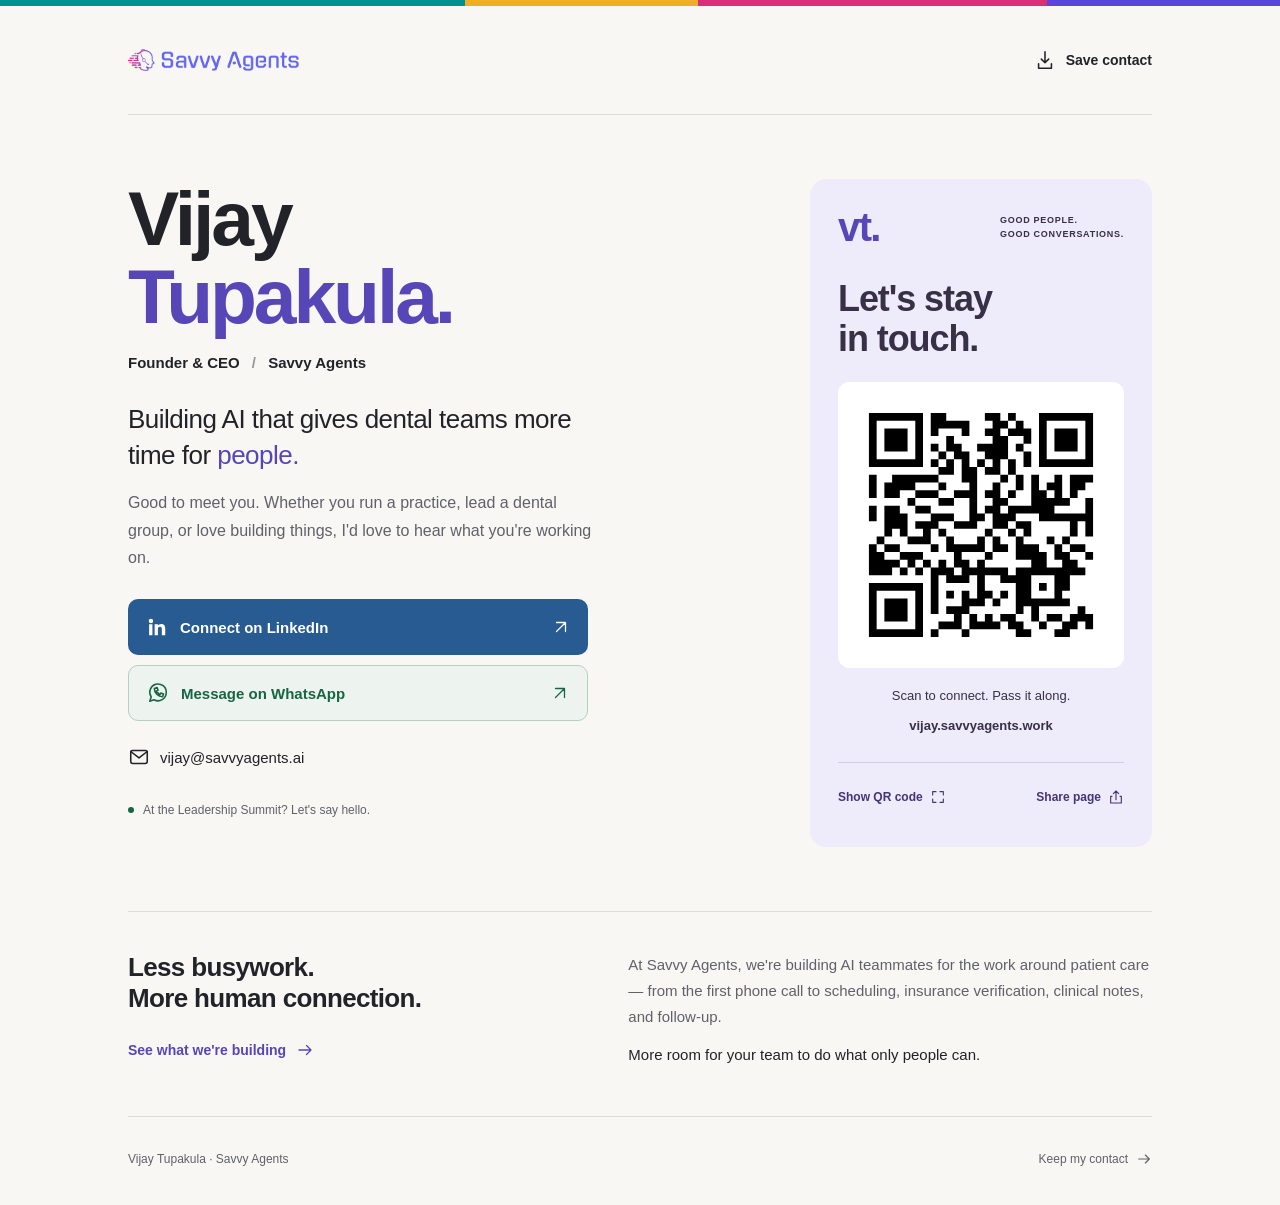
<file: index.html>
<!doctype html>
<html lang="en">
<head>
  <meta charset="utf-8">
  <meta name="viewport" content="width=device-width, initial-scale=1, viewport-fit=cover">
  <meta name="theme-color" content="#f8f7f4">
  <title>Vijay Tupakula | Founder of Savvy Agents</title>
  <meta name="description" content="I'm Vijay, founder of Savvy Agents. I build AI teammates that give dental teams more time for patients. Let's connect.">
  <meta property="og:title" content="Vijay Tupakula | Let's connect">
  <meta property="og:description" content="Founder & CEO of Savvy Agents. Building AI that gives dental teams more time for people.">
  <meta property="og:type" content="profile">
  <meta property="og:url" content="https://vijay.savvyagents.work/">
  <link rel="canonical" href="https://vijay.savvyagents.work/">
  <link rel="stylesheet" href="style.css">
</head>
<body>
  <div class="color-bar" aria-hidden="true"><i></i><i></i><i></i><i></i></div>
  <div class="shell">
    <header class="site-header">
      <a href="https://savvyagents.ai" aria-label="Visit Savvy Agents"><img class="logo" src="assets/savvy-agents-logo.png" alt="Savvy Agents" width="172" height="31"></a>
      <a class="save-link" href="Vijay_Tupakula.vcf" download><svg viewBox="0 0 24 24" aria-hidden="true"><path d="M12 3v12m-4-4 4 4 4-4M5 16v5h14v-5"/></svg>Save contact</a>
    </header>

    <main>
      <div class="intro-layout">
        <section class="intro" aria-labelledby="name">
          <h1 id="name">Vijay<br><span>Tupakula.</span></h1>
          <p class="role">Founder &amp; CEO <span aria-hidden="true">/</span> Savvy Agents</p>
          <p class="lead">Building AI that gives dental teams more time for <em>people.</em></p>
          <p class="hello">Good to meet you. Whether you run a practice, lead a dental group, or love building things, I'd love to hear what you're working on.</p>

          <div class="contact-actions">
            <a class="button linkedin" href="https://www.linkedin.com/in/vijaytupakula/" target="_blank" rel="noopener noreferrer"><svg viewBox="0 0 24 24" aria-hidden="true"><path fill="currentColor" stroke="none" d="M5.4 3a2.4 2.4 0 1 0 0 4.8 2.4 2.4 0 0 0 0-4.8ZM3.4 9H7v12H3.4Zm6 0H13v1.6c.6-1 1.7-1.9 3.5-1.9 3.8 0 4.5 2.4 4.5 5.5V21h-3.7v-6c0-1.4 0-3.2-2-3.2s-2.3 1.5-2.3 3.1V21H9.4Z"/></svg>Connect on LinkedIn<svg class="arrow" viewBox="0 0 24 24" aria-hidden="true"><path d="M6 18 18 6M6 6h12v12"/></svg></a>
            <a class="button whatsapp" href="https://wa.me/16464417873?text=Hi%20Vijay!%20Great%20to%20connect.%20This%20is%20" target="_blank" rel="noopener noreferrer"><svg viewBox="0 0 24 24" aria-hidden="true"><path d="M21 11.5a9 9 0 0 1-13.3 7.9L3 21l1.6-4.7A9 9 0 1 1 21 11.5Z"/><path d="M8 7c0 5 4 9 9 9l1-3-3-1-1 2-4-4 2-1-1-3Z"/></svg>Message on WhatsApp<svg class="arrow" viewBox="0 0 24 24" aria-hidden="true"><path d="M6 18 18 6M6 6h12v12"/></svg></a>
          </div>
          <a class="email-link" href="mailto:vijay@savvyagents.ai"><svg viewBox="0 0 24 24" aria-hidden="true"><rect x="3" y="5" width="18" height="14" rx="2"/><path d="m3 6 9 7 9-7"/></svg>vijay@savvyagents.ai</a>
          <p class="event-note"><span class="event-dot" aria-hidden="true"></span>At the Leadership Summit? Let's say hello.</p>
        </section>

        <aside class="connect-card" id="qr" aria-labelledby="qr-title">
          <div class="card-top"><span class="monogram" aria-hidden="true">vt.</span><span>GOOD PEOPLE.<br>GOOD CONVERSATIONS.</span></div>
          <h2 id="qr-title">Let's stay<br>in touch.</h2>
          <a class="qr-image-link" href="qr.html" aria-label="Open the full-screen QR code"><img class="qr-image" src="assets/vijay-qr.svg" alt="QR code for https://vijay.savvyagents.work" width="264" height="264"></a>
          <p>Scan to connect. Pass it along.</p>
          <a class="card-url" href="https://vijay.savvyagents.work">vijay.savvyagents.work</a>
          <div class="card-actions"><a href="qr.html">Show QR code<svg viewBox="0 0 24 24" aria-hidden="true"><path d="M4 9V4h5m6 0h5v5M4 15v5h5m6 0h5v-5"/></svg></a><button type="button" id="share-button">Share page<svg viewBox="0 0 24 24" aria-hidden="true"><path d="M12 16V3m-4 4 4-4 4 4M6 11H4v10h16V11h-2"/></svg></button></div>
          <p class="share-status" id="share-status" role="status" aria-live="polite"></p>
        </aside>
      </div>

      <section class="building" aria-labelledby="building-title">
        <div><h2 id="building-title">Less busywork.<br>More human connection.</h2><a href="https://savvyagents.ai" target="_blank" rel="noopener noreferrer">See what we're building<svg viewBox="0 0 24 24" aria-hidden="true"><path d="M4 12h16m-6-6 6 6-6 6"/></svg></a></div>
        <div><p>At Savvy Agents, we're building AI teammates for the work around patient care — from the first phone call to scheduling, insurance verification, clinical notes, and follow-up.</p><p class="building-close">More room for your team to do what only people can.</p></div>
      </section>
    </main>

    <footer><span>Vijay Tupakula <span aria-hidden="true">·</span> Savvy Agents</span><a href="Vijay_Tupakula.vcf" download>Keep my contact<svg viewBox="0 0 24 24" aria-hidden="true"><path d="M4 12h16m-6-6 6 6-6 6"/></svg></a></footer>
  </div>
  <script src="share.js" defer></script>
</body>
</html>
</file>
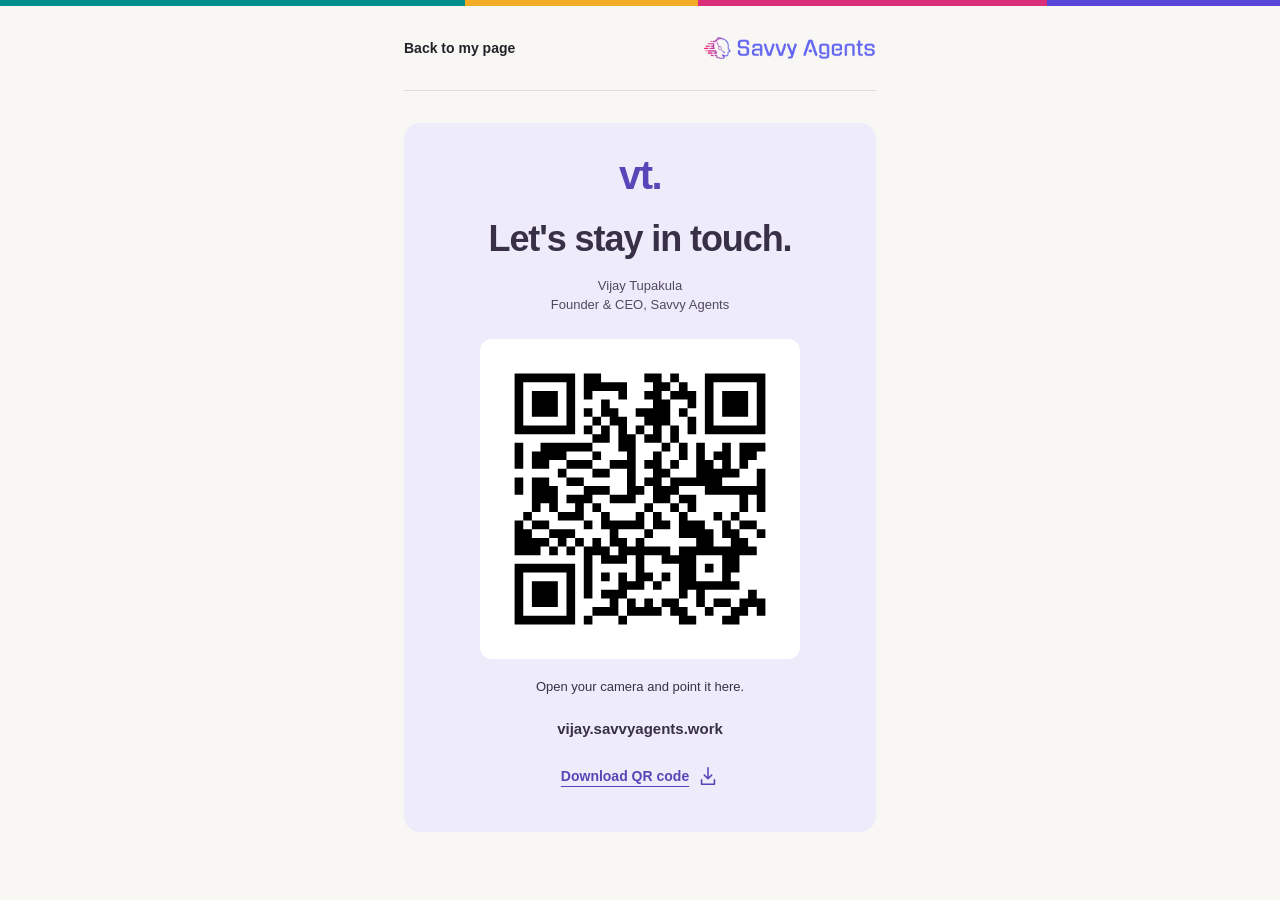
<file: qr.html>
<!doctype html>
<html lang="en">
<head>
  <meta charset="utf-8">
  <meta name="viewport" content="width=device-width, initial-scale=1, viewport-fit=cover">
  <meta name="theme-color" content="#f8f7f4">
  <title>Connect with Vijay | QR Code</title>
  <meta name="description" content="Scan to connect with Vijay Tupakula, founder of Savvy Agents.">
  <link rel="stylesheet" href="style.css">
</head>
<body class="qr-page">
  <div class="color-bar" aria-hidden="true"><i></i><i></i><i></i><i></i></div>
  <div class="shell">
    <header class="site-header"><a class="save-link" href="/">Back to my page</a><img class="logo" src="assets/savvy-agents-logo.png" alt="Savvy Agents" width="145" height="26"></header>
    <main>
      <section class="connect-card" aria-labelledby="qr-title">
        <span class="monogram" aria-hidden="true">vt.</span>
        <h1 id="qr-title">Let's stay in touch.</h1>
        <p class="subtitle">Vijay Tupakula<br>Founder &amp; CEO, Savvy Agents</p>
        <img class="qr-image" src="assets/vijay-qr.svg" alt="Scan this QR code to open https://vijay.savvyagents.work" width="320" height="320">
        <p>Open your camera and point it here.</p>
        <a class="card-url" href="https://vijay.savvyagents.work">vijay.savvyagents.work</a>
        <a class="qr-download" href="assets/vijay-qr.svg" download="Vijay_Tupakula_QR.svg">Download QR code<svg viewBox="0 0 24 24" aria-hidden="true"><path d="M12 3v12m-4-4 4 4 4-4M5 16v5h14v-5"/></svg></a>
      </section>
    </main>
  </div>
</body>
</html>
</file>
<file: style.css>
:root{--paper:#f8f7f4;--ink:#222329;--muted:#60616a;--line:#ddddd8;--violet:#5746b7;--lavender:#eeebfa;--green:#176643}
*{box-sizing:border-box}
html{scroll-behavior:smooth;scroll-padding-top:24px}
body{margin:0;background:var(--paper);color:var(--ink);font-family:-apple-system,BlinkMacSystemFont,"Segoe UI",sans-serif;-webkit-font-smoothing:antialiased}
::selection{background:#dcd5ff;color:#28213f}
a{color:inherit;text-underline-offset:5px}
button,a{-webkit-tap-highlight-color:transparent}
button{font:inherit}
a:focus-visible,button:focus-visible{outline:3px solid var(--violet);outline-offset:5px}
svg{width:22px;height:22px;fill:none;stroke:currentColor;stroke-width:1.7;stroke-linecap:round;stroke-linejoin:round;flex-shrink:0}
.color-bar{display:grid;grid-template-columns:4fr 2fr 3fr 2fr;height:6px}
.color-bar i:nth-child(1){background:#008f8b}.color-bar i:nth-child(2){background:#f3ad24}.color-bar i:nth-child(3){background:#d92f7a}.color-bar i:nth-child(4){background:#5746d8}
.shell{max-width:1120px;margin:auto;padding:0 48px}
.site-header{display:flex;justify-content:space-between;align-items:center;gap:24px;padding:32px 0;border-bottom:1px solid var(--line)}
.logo{display:block;width:172px;height:auto}
.save-link{display:inline-flex;align-items:center;gap:10px;min-height:44px;font-size:14px;font-weight:600;text-decoration:none}
.intro-layout{display:grid;grid-template-columns:minmax(0,1fr) 342px;gap:76px;align-items:start;padding:64px 0}
h1,h2,p{margin:0}
h1{font-size:clamp(56px,6vw,78px);font-weight:650;line-height:1.02;letter-spacing:-.04em}
h1 span{color:var(--violet)}
.role{margin-top:18px;font-size:15px;font-weight:600}.role span{color:#97959d;margin:0 8px}
.lead{font-size:26px;line-height:1.4;letter-spacing:-.02em;margin-top:30px;max-width:460px}
.lead em{font-style:normal;color:var(--violet)}
.hello{font-size:16px;line-height:1.7;color:var(--muted);margin-top:16px;max-width:470px}
.contact-actions{display:grid;gap:10px;margin-top:28px;max-width:460px}
.button{display:flex;align-items:center;gap:12px;min-height:56px;padding:14px 18px;border-radius:10px;text-decoration:none;font-size:15px;font-weight:600;transition:background-color .15s,transform .15s}
.button .arrow{margin-left:auto;width:18px;height:18px}
.linkedin{color:white;background:#285b91}.linkedin:hover{background:#1d4774}
.whatsapp{color:var(--green);border:1px solid #b5cfc0;background:#edf3ee}.whatsapp:hover{background:#dfece2}
.button:active{transform:translateY(1px)}
.email-link{display:inline-flex;align-items:center;gap:10px;min-height:48px;margin-top:12px;font-size:15px;text-decoration:none}.email-link:hover{text-decoration:underline}
.event-note{display:flex;align-items:center;gap:9px;margin-top:20px;font-size:12px;line-height:1.5;color:var(--muted)}
.event-dot{width:6px;height:6px;background:var(--green);border-radius:50%;flex-shrink:0}
.connect-card{background:var(--lavender);border-radius:16px;padding:28px;color:#373047}
.card-top{display:flex;justify-content:space-between;align-items:center;font-size:9px;letter-spacing:.08em;line-height:1.6;font-weight:650}
.monogram{font-size:40px;line-height:1;letter-spacing:-.04em;font-weight:650;color:var(--violet)}
.connect-card h2{font-size:36px;line-height:1.1;letter-spacing:-.03em;margin:32px 0 24px;font-weight:600}
.qr-image-link{display:block;border-radius:12px;background:white;line-height:0}
.qr-image{display:block;width:100%;height:auto;border-radius:12px}
.connect-card>p:not(.share-status){font-size:13px;margin-top:18px;text-align:center;line-height:1.5}
.card-url{display:block;text-align:center;font-size:13px;font-weight:600;margin-top:4px;min-height:40px;padding:8px 0;overflow-wrap:anywhere;text-decoration:none}
.card-actions{display:flex;gap:16px;justify-content:space-between;border-top:1px solid #d2cce7;margin-top:12px;padding-top:12px}
.card-actions a,.card-actions button{display:inline-flex;align-items:center;gap:7px;min-height:44px;border:0;background:none;color:#453577;font-size:12px;font-weight:600;padding:0;cursor:pointer;text-decoration:none}
.card-actions svg{width:16px;height:16px}
.share-status{font-size:12px;line-height:1.5;text-align:center}.share-status:not(:empty){padding-top:12px}
.building{border-top:1px solid var(--line);padding:40px 0 44px;display:grid;grid-template-columns:1fr 1.2fr;gap:64px}
.building h2{font-size:26px;line-height:1.2;letter-spacing:-.025em;font-weight:600}
.building a{display:inline-flex;gap:10px;align-items:center;min-height:44px;margin-top:14px;font-size:14px;font-weight:600;color:var(--violet);text-decoration:none}
.building a:hover{text-decoration:underline}.building svg{width:18px;height:18px}
.building p{color:var(--muted);font-size:15px;line-height:1.75}.building .building-close{margin-top:12px;color:var(--ink)}
footer{display:flex;justify-content:space-between;align-items:center;gap:16px;border-top:1px solid var(--line);padding:20px 0 max(24px,env(safe-area-inset-bottom));color:var(--muted);font-size:12px}
footer a{display:inline-flex;align-items:center;gap:8px;min-height:44px;text-decoration:none}footer svg{width:16px;height:16px}
.qr-page .shell{max-width:520px;padding:0 24px}.qr-page .site-header{padding:20px 0}
.qr-page main{padding:32px 0}.qr-page .connect-card{text-align:center;padding:32px}
.qr-page .connect-card h1{font-size:36px;letter-spacing:-.03em;margin:26px 0 10px}
.qr-page .subtitle{font-size:14px;line-height:1.6;margin-bottom:24px;color:#514962}
.qr-page .qr-image{max-width:320px;margin:auto}.qr-page .card-url{font-size:15px;margin-top:16px}
.qr-download{display:inline-flex;align-items:center;justify-content:center;min-height:48px;font-size:14px;font-weight:600;color:var(--violet);gap:8px}
@media(max-width:900px){.shell{padding:0 32px}.intro-layout{gap:36px;grid-template-columns:minmax(0,1fr) 300px}.connect-card{padding:24px}.lead{font-size:23px}.building{gap:36px}}
@media(max-width:700px){.shell{padding:0 24px}.site-header{padding:20px 0;gap:12px}.logo{width:145px}.save-link{font-size:12px;gap:6px}.save-link svg{width:18px}.intro-layout{grid-template-columns:1fr;gap:36px;padding:36px 0}h1{font-size:clamp(48px,12vw,70px)}.role{font-size:13px;margin-top:14px}.role span{margin:0 5px}.lead{font-size:24px;margin-top:24px}.hello{font-size:15px}.contact-actions{max-width:none;margin-top:24px}.connect-card{width:100%;max-width:400px;justify-self:center;padding:28px}.connect-card h2{font-size:34px;margin-top:24px}.qr-image-link{max-width:284px;margin:auto}.building{grid-template-columns:1fr;gap:20px;padding:32px 0}.building a{margin-top:10px}.building h2{font-size:26px}footer{flex-wrap:wrap;gap:0;font-size:11px}.qr-page main{padding:24px 0}.qr-page .connect-card{padding:24px}}
@media(max-width:360px){.shell{padding:0 18px}.logo{width:128px}.button{font-size:14px;padding:14px}.connect-card{padding:22px}.role{font-size:12px}}
@media(prefers-reduced-motion:reduce){html{scroll-behavior:auto}*,*::before,*::after{transition:none!important}}
</file>
